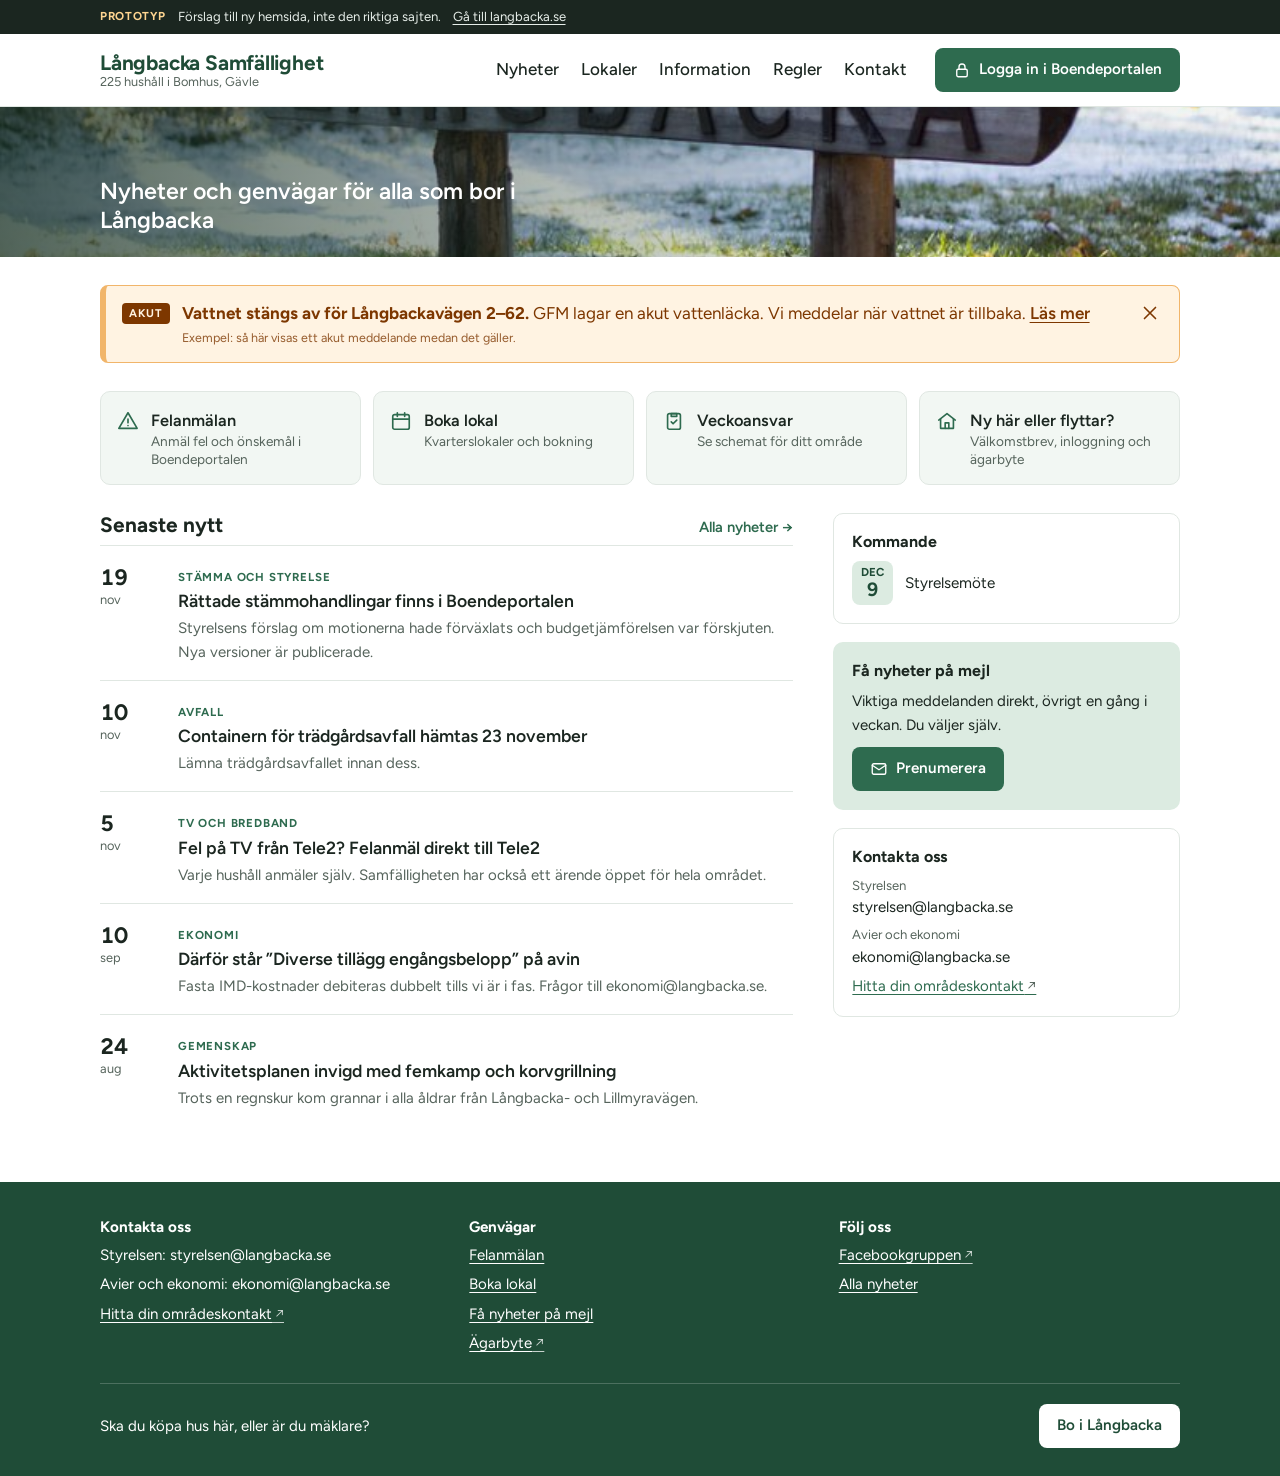
<file: index.html>
<!doctype html>
<html lang="sv">
<head>
<meta charset="utf-8">
<meta name="viewport" content="width=device-width, initial-scale=1">
<meta name="robots" content="noindex, nofollow">
<title>Långbacka Samfällighet (prototyp)</title>
<link rel="preconnect" href="https://fonts.googleapis.com">
<link rel="preconnect" href="https://fonts.gstatic.com" crossorigin>
<link rel="stylesheet" href="https://fonts.googleapis.com/css2?family=Figtree:wght@400;500;600;700&display=swap">
<link rel="icon" href="favicon.svg" type="image/svg+xml">
<link rel="stylesheet" href="site.css">
<script src="site.js" defer></script>
</head>
<body data-page="home">
<div class="band"><div class="wrap"><p>Nyheter och genvägar för alla som bor i Långbacka</p></div></div>
<main id="main"><div class="wrap stack">
  <h1 class="sr-only">Långbacka Samfällighet</h1>
  <div id="alert-slot"></div>

  <nav class="tiles" aria-label="Genvägar">
    <a class="tile" href="portal.html?till=felanmalan"><svg class="ico" viewBox="0 0 24 24" aria-hidden="true"><path d="M12 3 2 20h20L12 3z"/><path d="M12 10v4M12 17h.01"/></svg><span><b>Felanmälan</b><small>Anmäl fel och önskemål i Boendeportalen</small></span></a>
    <a class="tile" href="lokaler.html"><svg class="ico" viewBox="0 0 24 24" aria-hidden="true"><rect x="3" y="5" width="18" height="16" rx="2"/><path d="M3 10h18M8 3v4M16 3v4"/></svg><span><b>Boka lokal</b><small>Kvarterslokaler och bokning</small></span></a>
    <a class="tile" href="https://www.langbacka.se/veckoansvar/"><svg class="ico" viewBox="0 0 24 24" aria-hidden="true"><rect x="5" y="4" width="14" height="17" rx="2"/><path d="M9 4h6v3H9zM9 13l2 2 4-4"/></svg><span><b>Veckoansvar</b><small>Se schemat för ditt område</small></span></a>
    <a class="tile" href="ny-har.html"><svg class="ico" viewBox="0 0 24 24" aria-hidden="true"><path d="M3 11 12 4l9 7"/><path d="M5 10v10h14V10"/><path d="M10 20v-6h4v6"/></svg><span><b>Ny här eller flyttar?</b><small>Välkomstbrev, inloggning och ägarbyte</small></span></a>
  </nav>

  <div class="cols">
    <section aria-labelledby="latest-h">
      <div class="sec-h"><h2 id="latest-h">Senaste nytt</h2><a href="nyheter.html">Alla nyheter →</a></div>
      <ul class="news" id="latest"></ul>
    </section>
    <aside class="aside">
      <div class="card">
        <h2>Kommande</h2>
        <div id="events"></div>
      </div>
      <div class="card soft">
        <h2>Få nyheter på mejl</h2>
        <p>Viktiga meddelanden direkt, övrigt en gång i veckan. Du väljer själv.</p>
        <a class="btn" href="prenumerera.html" style="justify-self:start"><svg class="ico" viewBox="0 0 24 24" aria-hidden="true"><rect x="3" y="5" width="18" height="14" rx="2"/><path d="m3 7 9 6 9-6"/></svg>Prenumerera</a>
      </div>
      <div class="card">
        <h2>Kontakta oss</h2>
        <div class="contact">
          <p><span>Styrelsen</span>styrelsen@langbacka.se</p>
          <p><span>Avier och ekonomi</span>ekonomi@langbacka.se</p>
          <a href="https://www.langbacka.se/omradeskontakter/" class="ext">Hitta din områdeskontakt</a>
        </div>
      </div>
    </aside>
  </div>
</div></main>
</body>
</html>
</file>
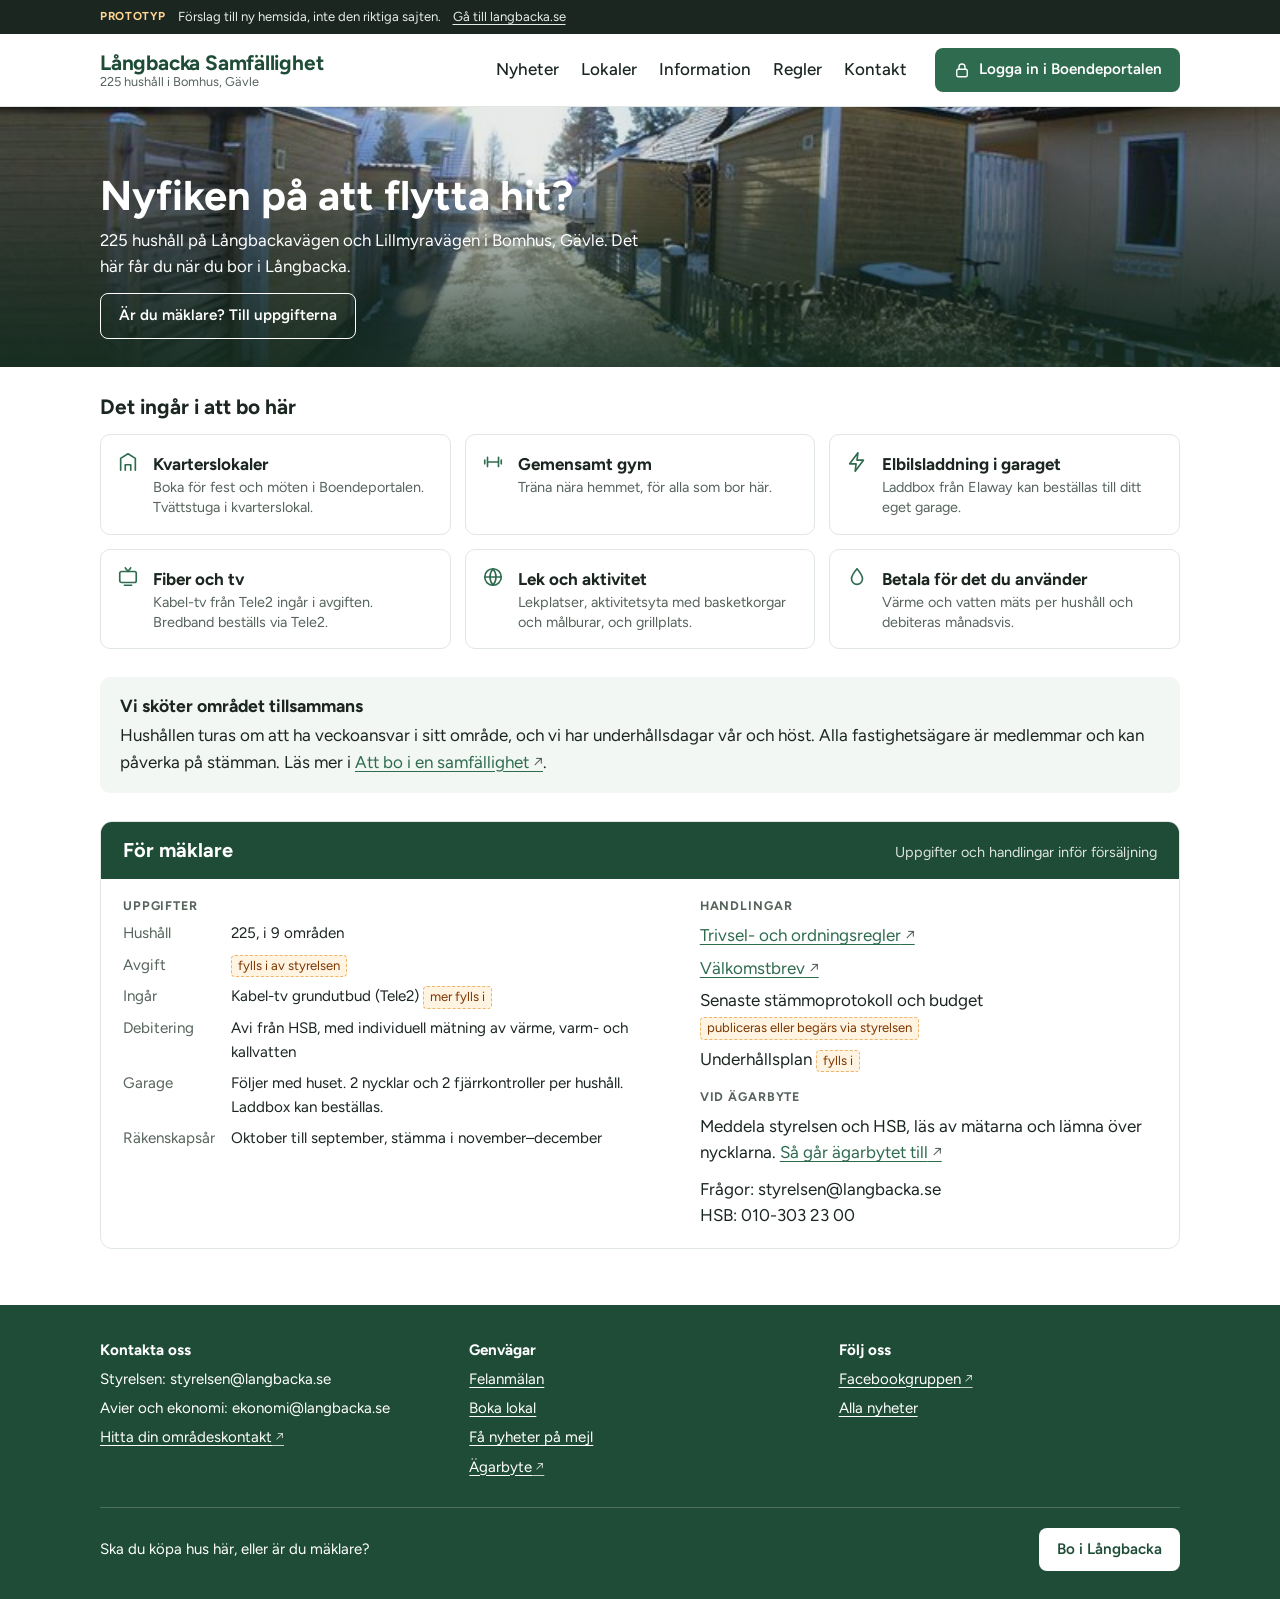
<file: bo-i-langbacka.html>
<!doctype html>
<html lang="sv">
<head>
<meta charset="utf-8">
<meta name="viewport" content="width=device-width, initial-scale=1">
<meta name="robots" content="noindex, nofollow">
<title>Bo i Långbacka – Långbacka Samfällighet (prototyp)</title>
<link rel="preconnect" href="https://fonts.googleapis.com">
<link rel="preconnect" href="https://fonts.gstatic.com" crossorigin>
<link rel="stylesheet" href="https://fonts.googleapis.com/css2?family=Figtree:wght@400;500;600;700&display=swap">
<link rel="icon" href="favicon.svg" type="image/svg+xml">
<link rel="stylesheet" href="site.css">
<script src="site.js" defer></script>
</head>
<body data-page="bo">
<div class="hero2"><div class="wrap">
  <h1>Nyfiken på att flytta hit?</h1>
  <p>225 hushåll på Långbackavägen och Lillmyravägen i Bomhus, Gävle. Det här får du när du bor i Långbacka.</p>
  <a class="btn ghost" href="#maklare" style="justify-self:start;color:#fff;border-color:#fff;margin-top:8px">Är du mäklare? Till uppgifterna</a>
</div></div>
<main id="main"><div class="wrap stack">

  <section aria-labelledby="perks-h" class="stack" style="gap:14px">
    <h2 id="perks-h" style="font-size:1.3rem">Det ingår i att bo här</h2>
    <div class="grid3">
      <div class="feat"><svg class="ico" viewBox="0 0 24 24" aria-hidden="true"><path d="M4 21V8l8-5 8 5v13"/><path d="M9 21v-6h6v6"/></svg><span><b>Kvarterslokaler</b><small>Boka för fest och möten i Boendeportalen. Tvättstuga i kvarterslokal.</small></span></div>
      <div class="feat"><svg class="ico" viewBox="0 0 24 24" aria-hidden="true"><path d="M6 7v10M18 7v10M3 10v4M21 10v4M6 12h12"/></svg><span><b>Gemensamt gym</b><small>Träna nära hemmet, för alla som bor här.</small></span></div>
      <div class="feat"><svg class="ico" viewBox="0 0 24 24" aria-hidden="true"><path d="M13 2 4 14h7l-1 8 9-12h-7z"/></svg><span><b>Elbilsladdning i garaget</b><small>Laddbox från Elaway kan beställas till ditt eget garage.</small></span></div>
      <div class="feat"><svg class="ico" viewBox="0 0 24 24" aria-hidden="true"><rect x="3" y="6" width="18" height="12" rx="2"/><path d="M8 21h8M9 2l3 4 3-4"/></svg><span><b>Fiber och tv</b><small>Kabel-tv från Tele2 ingår i avgiften. Bredband beställs via Tele2.</small></span></div>
      <div class="feat"><svg class="ico" viewBox="0 0 24 24" aria-hidden="true"><circle cx="12" cy="12" r="9"/><path d="M3 12h18M12 3a14 14 0 0 1 0 18M12 3a14 14 0 0 0 0 18"/></svg><span><b>Lek och aktivitet</b><small>Lekplatser, aktivitetsyta med basketkorgar och målburar, och grillplats.</small></span></div>
      <div class="feat"><svg class="ico" viewBox="0 0 24 24" aria-hidden="true"><path d="M12 3s6 7 6 11a6 6 0 0 1-12 0c0-4 6-11 6-11z"/></svg><span><b>Betala för det du använder</b><small>Värme och vatten mäts per hushåll och debiteras månadsvis.</small></span></div>
    </div>
  </section>

  <div class="together">
    <h2 style="font-size:1.1rem">Vi sköter området tillsammans</h2>
    <p>Hushållen turas om att ha veckoansvar i sitt område, och vi har underhållsdagar vår och höst. Alla fastighetsägare är medlemmar och kan påverka på stämman. Läs mer i <a href="https://www.langbacka.se/att-bo-i-en-samfallighet/" class="ext">Att bo i en samfällighet</a>.</p>
  </div>

  <section class="broker" id="maklare" aria-labelledby="broker-h">
    <div class="broker-head"><h2 id="broker-h">För mäklare</h2><span>Uppgifter och handlingar inför försäljning</span></div>
    <div class="broker-body">
      <div>
        <h3>Uppgifter</h3>
        <dl class="facts">
          <dt>Hushåll</dt><dd>225, i 9 områden</dd>
          <dt>Avgift</dt><dd><span class="tbd">fylls i av styrelsen</span></dd>
          <dt>Ingår</dt><dd>Kabel-tv grundutbud (Tele2) <span class="tbd">mer fylls i</span></dd>
          <dt>Debitering</dt><dd>Avi från HSB, med individuell mätning av värme, varm- och kallvatten</dd>
          <dt>Garage</dt><dd>Följer med huset. 2 nycklar och 2 fjärrkontroller per hushåll. Laddbox kan beställas.</dd>
          <dt>Räkenskapsår</dt><dd>Oktober till september, stämma i november–december</dd>
        </dl>
      </div>
      <div>
        <h3>Handlingar</h3>
        <ul class="docs">
          <li><a href="https://www.langbacka.se/trivsel-och-ordningsregler/" class="ext">Trivsel- och ordningsregler</a></li>
          <li><a href="https://www.langbacka.se/download/13/trivsel-ordningsregler/557/valkomstbrev-2023" class="ext">Välkomstbrev</a></li>
          <li>Senaste stämmoprotokoll och budget <span class="tbd">publiceras eller begärs via styrelsen</span></li>
          <li>Underhållsplan <span class="tbd">fylls i</span></li>
        </ul>
        <h3>Vid ägarbyte</h3>
        <p>Meddela styrelsen och HSB, läs av mätarna och lämna över nycklarna. <a href="https://www.langbacka.se/agarbyte/" class="ext">Så går ägarbytet till</a></p>
        <p style="margin-top:10px">Frågor: styrelsen@langbacka.se<br>HSB: 010-303 23 00</p>
      </div>
    </div>
  </section>
</div></main>
</body>
</html>
</file>
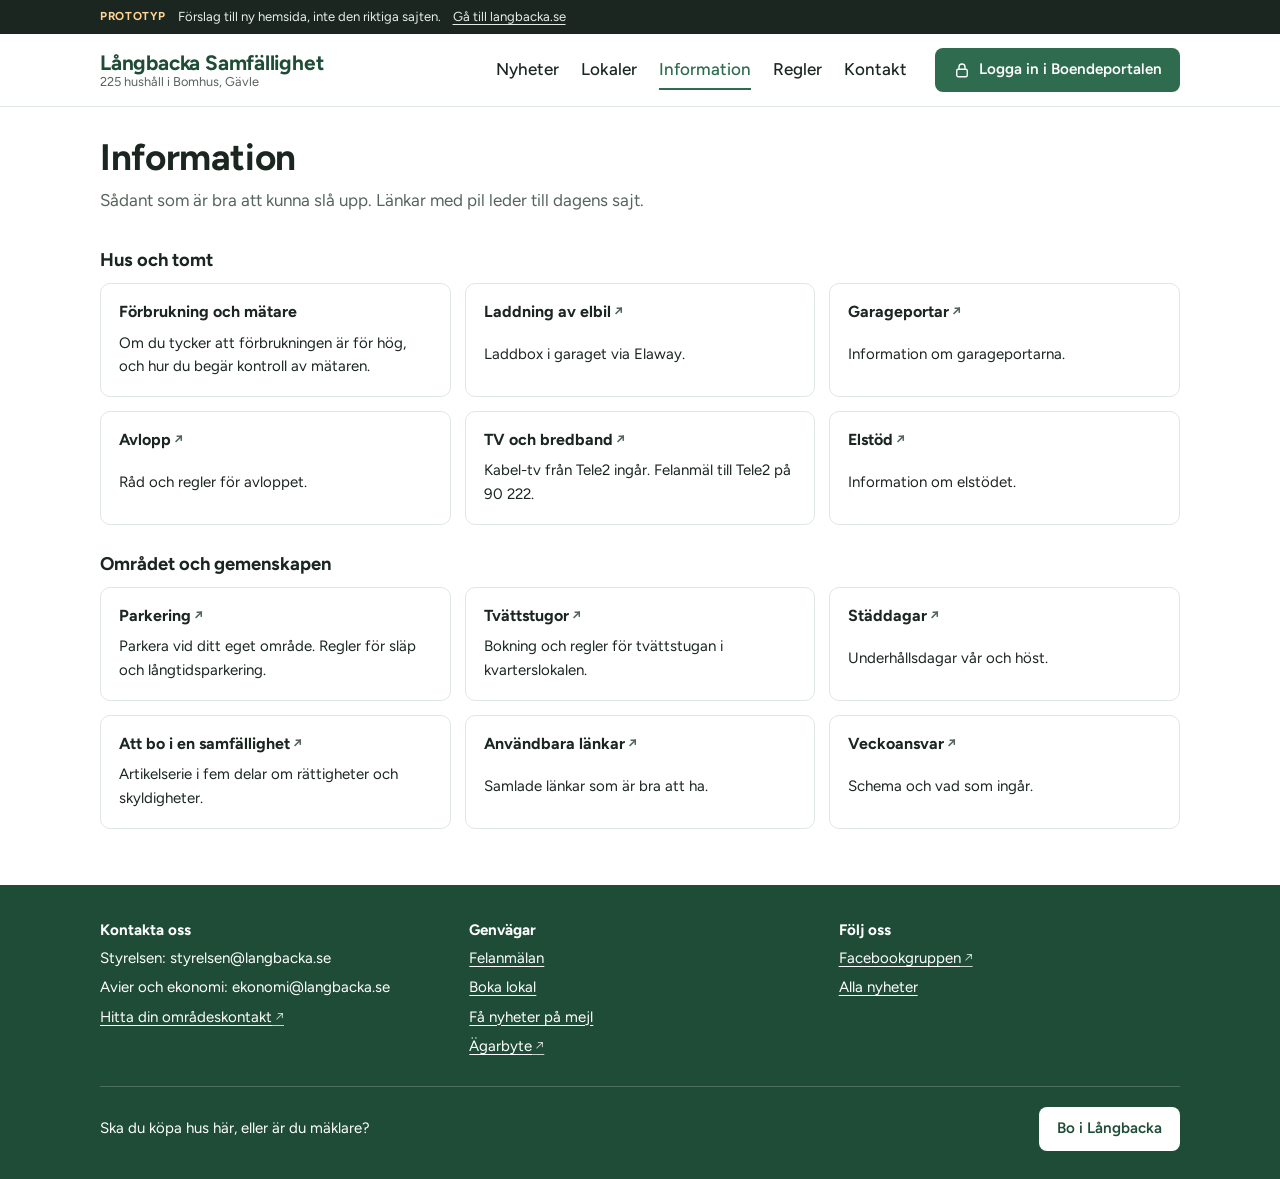
<file: information.html>
<!doctype html>
<html lang="sv">
<head>
<meta charset="utf-8">
<meta name="viewport" content="width=device-width, initial-scale=1">
<meta name="robots" content="noindex, nofollow">
<title>Information – Långbacka Samfällighet (prototyp)</title>
<link rel="preconnect" href="https://fonts.googleapis.com">
<link rel="preconnect" href="https://fonts.gstatic.com" crossorigin>
<link rel="stylesheet" href="https://fonts.googleapis.com/css2?family=Figtree:wght@400;500;600;700&display=swap">
<link rel="icon" href="favicon.svg" type="image/svg+xml">
<link rel="stylesheet" href="site.css">
<script src="site.js" defer></script>
</head>
<body data-page="information">
<main id="main"><div class="wrap stack">
  <div class="page-title">
    <h1>Information</h1>
    <p>Sådant som är bra att kunna slå upp. Länkar med pil leder till dagens sajt.</p>
  </div>

  <section class="stack" style="gap:12px" aria-labelledby="home-h">
    <h2 id="home-h" style="font-size:1.15rem">Hus och tomt</h2>
    <div class="grid3">
      <a class="card" href="matare.html"><h3>Förbrukning och mätare</h3><p>Om du tycker att förbrukningen är för hög, och hur du begär kontroll av mätaren.</p></a>
      <a class="card" href="https://www.langbacka.se/laddning-av-elbilar/"><h3 class="ext">Laddning av elbil</h3><p>Laddbox i garaget via Elaway.</p></a>
      <a class="card" href="https://www.langbacka.se/garageportar/"><h3 class="ext">Garageportar</h3><p>Information om garageportarna.</p></a>
      <a class="card" href="https://www.langbacka.se/avlopp/"><h3 class="ext">Avlopp</h3><p>Råd och regler för avloppet.</p></a>
      <a class="card" href="https://www.langbacka.se/tv-bredband/"><h3 class="ext">TV och bredband</h3><p>Kabel-tv från Tele2 ingår. Felanmäl till Tele2 på 90 222.</p></a>
      <a class="card" href="https://www.langbacka.se/elstod/"><h3 class="ext">Elstöd</h3><p>Information om elstödet.</p></a>
    </div>
  </section>

  <section class="stack" style="gap:12px" aria-labelledby="area-h">
    <h2 id="area-h" style="font-size:1.15rem">Området och gemenskapen</h2>
    <div class="grid3">
      <a class="card" href="https://www.langbacka.se/parkering/"><h3 class="ext">Parkering</h3><p>Parkera vid ditt eget område. Regler för släp och långtidsparkering.</p></a>
      <a class="card" href="https://www.langbacka.se/tvattstugor/"><h3 class="ext">Tvättstugor</h3><p>Bokning och regler för tvättstugan i kvarterslokalen.</p></a>
      <a class="card" href="https://www.langbacka.se/staddagar/"><h3 class="ext">Städdagar</h3><p>Underhållsdagar vår och höst.</p></a>
      <a class="card" href="https://www.langbacka.se/att-bo-i-en-samfallighet/"><h3 class="ext">Att bo i en samfällighet</h3><p>Artikelserie i fem delar om rättigheter och skyldigheter.</p></a>
      <a class="card" href="https://www.langbacka.se/anvandbara-lankar/"><h3 class="ext">Användbara länkar</h3><p>Samlade länkar som är bra att ha.</p></a>
      <a class="card" href="https://www.langbacka.se/veckoansvar/"><h3 class="ext">Veckoansvar</h3><p>Schema och vad som ingår.</p></a>
    </div>
  </section>
</div></main>
</body>
</html>
</file>
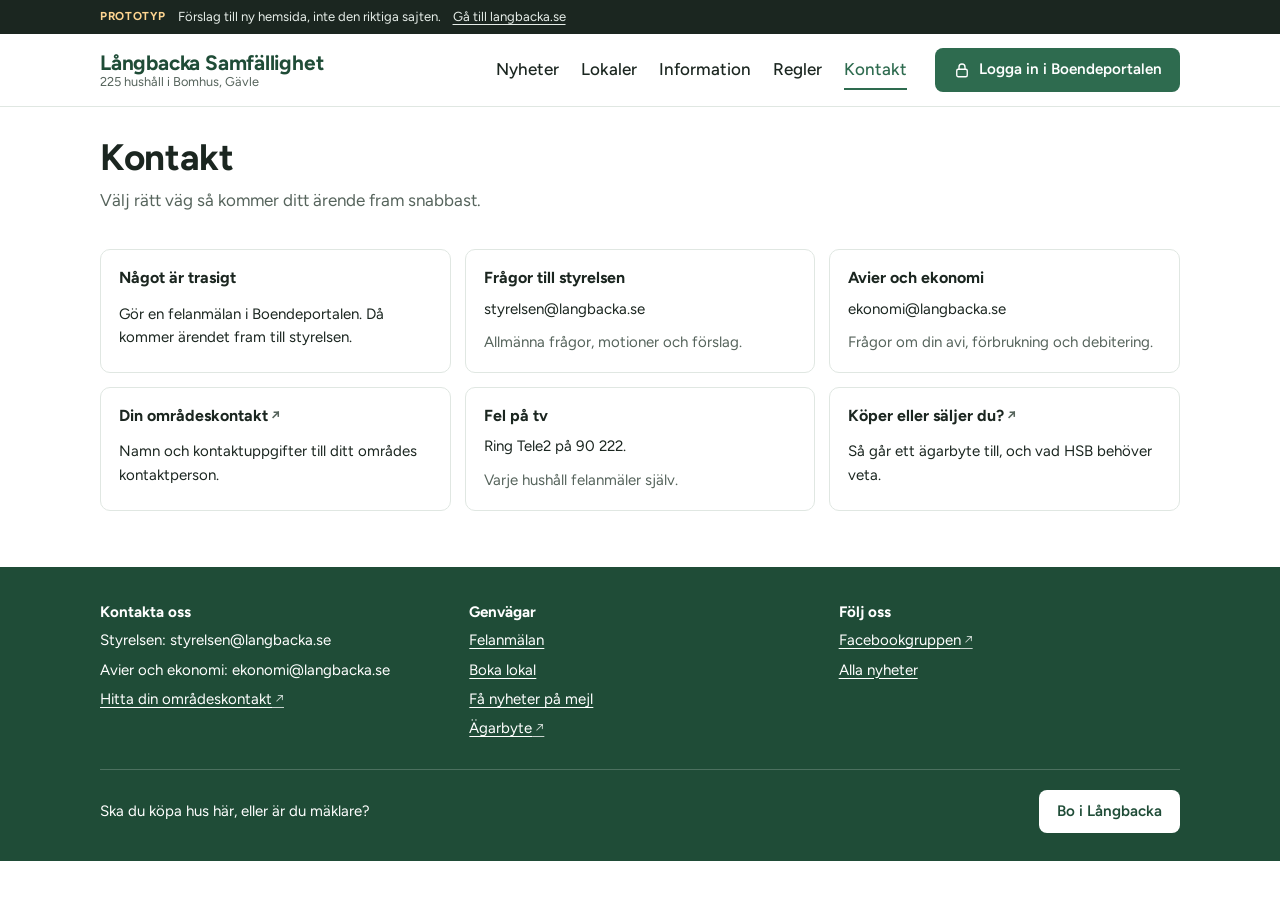
<file: kontakt.html>
<!doctype html>
<html lang="sv">
<head>
<meta charset="utf-8">
<meta name="viewport" content="width=device-width, initial-scale=1">
<meta name="robots" content="noindex, nofollow">
<title>Kontakt – Långbacka Samfällighet (prototyp)</title>
<link rel="preconnect" href="https://fonts.googleapis.com">
<link rel="preconnect" href="https://fonts.gstatic.com" crossorigin>
<link rel="stylesheet" href="https://fonts.googleapis.com/css2?family=Figtree:wght@400;500;600;700&display=swap">
<link rel="icon" href="favicon.svg" type="image/svg+xml">
<link rel="stylesheet" href="site.css">
<script src="site.js" defer></script>
</head>
<body data-page="kontakt">
<main id="main"><div class="wrap stack">
  <div class="page-title">
    <h1>Kontakt</h1>
    <p>Välj rätt väg så kommer ditt ärende fram snabbast.</p>
  </div>
  <div class="grid3">
    <a class="card" href="portal.html?till=felanmalan"><h2>Något är trasigt</h2><p>Gör en felanmälan i Boendeportalen. Då kommer ärendet fram till styrelsen.</p></a>
    <div class="card"><h2>Frågor till styrelsen</h2><p>styrelsen@langbacka.se</p><p class="fine">Allmänna frågor, motioner och förslag.</p></div>
    <div class="card"><h2>Avier och ekonomi</h2><p>ekonomi@langbacka.se</p><p class="fine">Frågor om din avi, förbrukning och debitering.</p></div>
    <a class="card" href="https://www.langbacka.se/omradeskontakter/"><h2 class="ext">Din områdeskontakt</h2><p>Namn och kontaktuppgifter till ditt områdes kontaktperson.</p></a>
    <div class="card"><h2>Fel på tv</h2><p>Ring Tele2 på 90 222.</p><p class="fine">Varje hushåll felanmäler själv.</p></div>
    <a class="card" href="https://www.langbacka.se/agarbyte/"><h2 class="ext">Köper eller säljer du?</h2><p>Så går ett ägarbyte till, och vad HSB behöver veta.</p></a>
  </div>
</div></main>
</body>
</html>
</file>
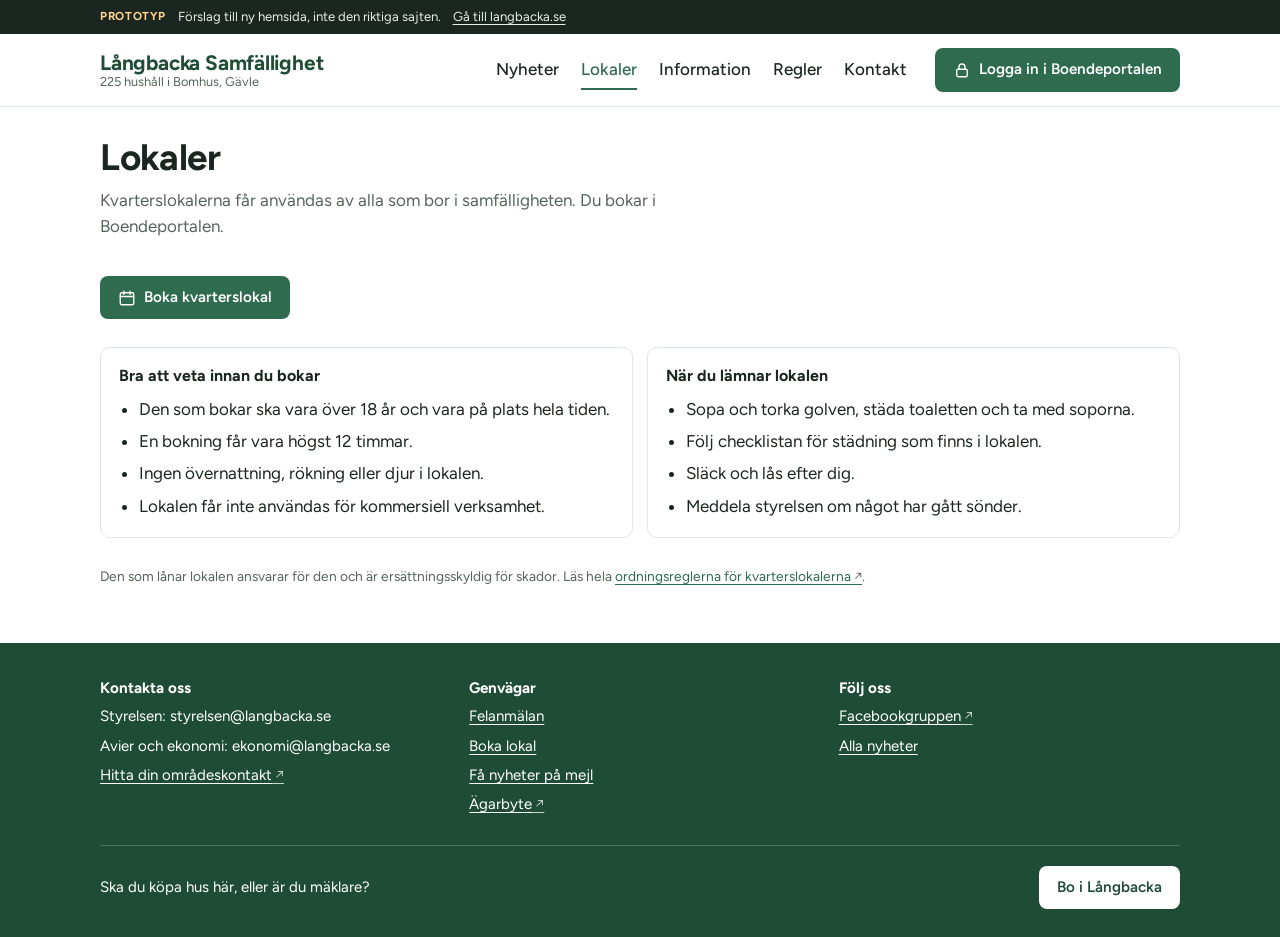
<file: lokaler.html>
<!doctype html>
<html lang="sv">
<head>
<meta charset="utf-8">
<meta name="viewport" content="width=device-width, initial-scale=1">
<meta name="robots" content="noindex, nofollow">
<title>Lokaler – Långbacka Samfällighet (prototyp)</title>
<link rel="preconnect" href="https://fonts.googleapis.com">
<link rel="preconnect" href="https://fonts.gstatic.com" crossorigin>
<link rel="stylesheet" href="https://fonts.googleapis.com/css2?family=Figtree:wght@400;500;600;700&display=swap">
<link rel="icon" href="favicon.svg" type="image/svg+xml">
<link rel="stylesheet" href="site.css">
<script src="site.js" defer></script>
</head>
<body data-page="lokaler">
<main id="main"><div class="wrap stack">
  <div class="page-title">
    <h1>Lokaler</h1>
    <p>Kvarterslokalerna får användas av alla som bor i samfälligheten. Du bokar i Boendeportalen.</p>
  </div>
  <a class="btn" href="portal.html?till=boka" style="justify-self:start"><svg class="ico" viewBox="0 0 24 24" aria-hidden="true"><rect x="3" y="5" width="18" height="16" rx="2"/><path d="M3 10h18M8 3v4M16 3v4"/></svg>Boka kvarterslokal</a>

  <div class="grid2">
    <div class="card">
      <h2>Bra att veta innan du bokar</h2>
      <ul style="margin:0;padding-left:20px;display:grid;gap:6px">
        <li>Den som bokar ska vara över 18 år och vara på plats hela tiden.</li>
        <li>En bokning får vara högst 12 timmar.</li>
        <li>Ingen övernattning, rökning eller djur i lokalen.</li>
        <li>Lokalen får inte användas för kommersiell verksamhet.</li>
      </ul>
    </div>
    <div class="card">
      <h2>När du lämnar lokalen</h2>
      <ul style="margin:0;padding-left:20px;display:grid;gap:6px">
        <li>Sopa och torka golven, städa toaletten och ta med soporna.</li>
        <li>Följ checklistan för städning som finns i lokalen.</li>
        <li>Släck och lås efter dig.</li>
        <li>Meddela styrelsen om något har gått sönder.</li>
      </ul>
    </div>
  </div>
  <p class="fine">Den som lånar lokalen ansvarar för den och är ersättningsskyldig för skador. Läs hela <a href="https://www.langbacka.se/lokaler/" class="ext">ordningsreglerna för kvarterslokalerna</a>.</p>
</div></main>
</body>
</html>
</file>
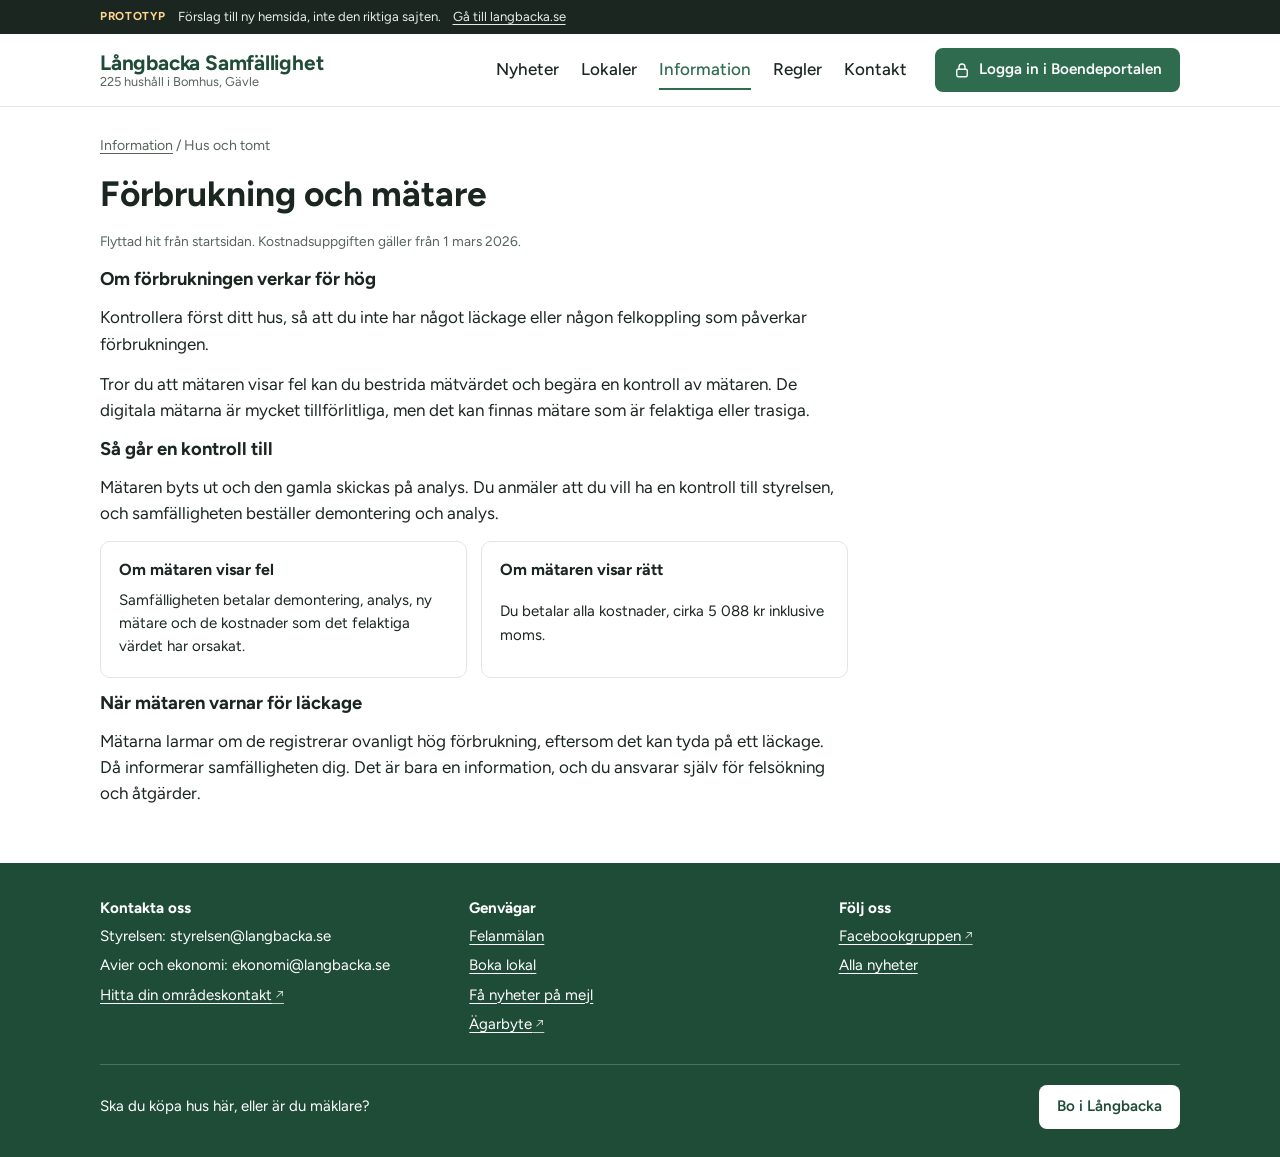
<file: matare.html>
<!doctype html>
<html lang="sv">
<head>
<meta charset="utf-8">
<meta name="viewport" content="width=device-width, initial-scale=1">
<meta name="robots" content="noindex, nofollow">
<title>Förbrukning och mätare – Långbacka Samfällighet (prototyp)</title>
<link rel="preconnect" href="https://fonts.googleapis.com">
<link rel="preconnect" href="https://fonts.gstatic.com" crossorigin>
<link rel="stylesheet" href="https://fonts.googleapis.com/css2?family=Figtree:wght@400;500;600;700&display=swap">
<link rel="icon" href="favicon.svg" type="image/svg+xml">
<link rel="stylesheet" href="site.css">
<script src="site.js" defer></script>
</head>
<body data-page="information">
<main id="main"><div class="wrap">
  <article class="article">
    <p class="crumbs"><a href="information.html">Information</a> / Hus och tomt</p>
    <h1>Förbrukning och mätare</h1>
    <p class="fine">Flyttad hit från startsidan. Kostnadsuppgiften gäller från 1 mars 2026.</p>
    <div class="body">
      <h2 style="font-size:1.15rem">Om förbrukningen verkar för hög</h2>
      <p>Kontrollera först ditt hus, så att du inte har något läckage eller någon felkoppling som påverkar förbrukningen.</p>
      <p>Tror du att mätaren visar fel kan du bestrida mätvärdet och begära en kontroll av mätaren. De digitala mätarna är mycket tillförlitliga, men det kan finnas mätare som är felaktiga eller trasiga.</p>
      <h2 style="font-size:1.15rem">Så går en kontroll till</h2>
      <p>Mätaren byts ut och den gamla skickas på analys. Du anmäler att du vill ha en kontroll till styrelsen, och samfälligheten beställer demontering och analys.</p>
      <div class="grid2">
        <div class="card"><h3>Om mätaren visar fel</h3><p>Samfälligheten betalar demontering, analys, ny mätare och de kostnader som det felaktiga värdet har orsakat.</p></div>
        <div class="card"><h3>Om mätaren visar rätt</h3><p>Du betalar alla kostnader, cirka 5 088 kr inklusive moms.</p></div>
      </div>
      <h2 style="font-size:1.15rem">När mätaren varnar för läckage</h2>
      <p>Mätarna larmar om de registrerar ovanligt hög förbrukning, eftersom det kan tyda på ett läckage. Då informerar samfälligheten dig. Det är bara en information, och du ansvarar själv för felsökning och åtgärder.</p>
    </div>
  </article>
</div></main>
</body>
</html>
</file>
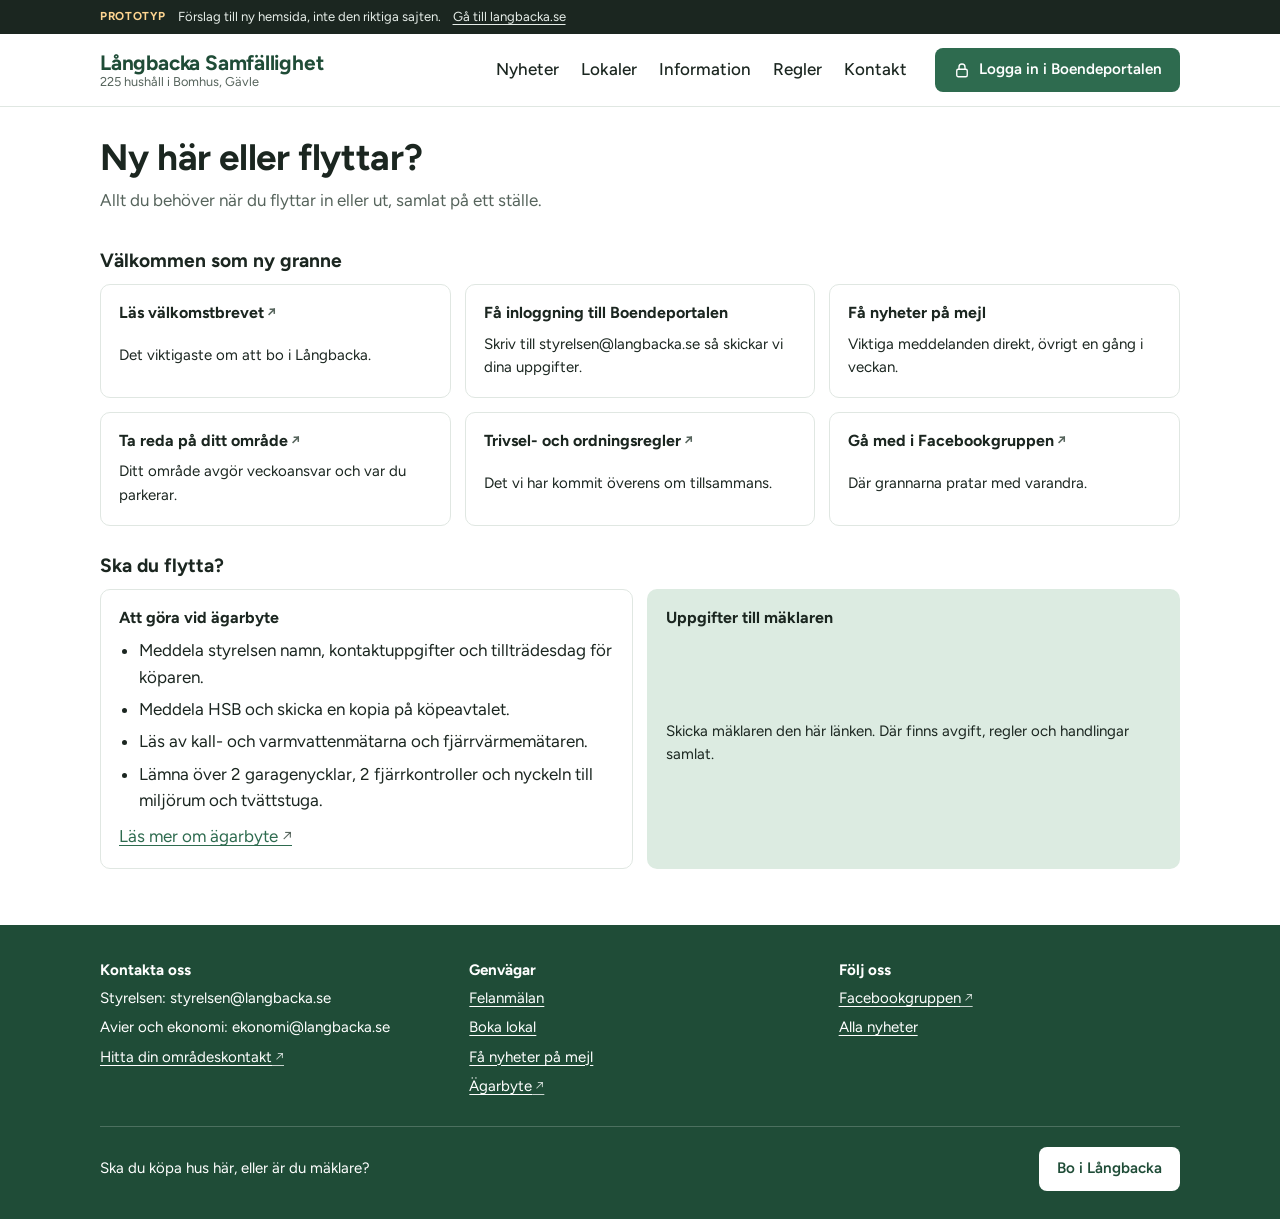
<file: ny-har.html>
<!doctype html>
<html lang="sv">
<head>
<meta charset="utf-8">
<meta name="viewport" content="width=device-width, initial-scale=1">
<meta name="robots" content="noindex, nofollow">
<title>Ny här eller flyttar? – Långbacka Samfällighet (prototyp)</title>
<link rel="preconnect" href="https://fonts.googleapis.com">
<link rel="preconnect" href="https://fonts.gstatic.com" crossorigin>
<link rel="stylesheet" href="https://fonts.googleapis.com/css2?family=Figtree:wght@400;500;600;700&display=swap">
<link rel="icon" href="favicon.svg" type="image/svg+xml">
<link rel="stylesheet" href="site.css">
<script src="site.js" defer></script>
</head>
<body data-page="ny">
<main id="main"><div class="wrap stack">
  <div class="page-title">
    <h1>Ny här eller flyttar?</h1>
    <p>Allt du behöver när du flyttar in eller ut, samlat på ett ställe.</p>
  </div>

  <section class="stack" style="gap:12px" aria-labelledby="in-h">
    <h2 id="in-h" style="font-size:1.2rem">Välkommen som ny granne</h2>
    <div class="grid3">
      <a class="card" href="https://www.langbacka.se/download/13/trivsel-ordningsregler/557/valkomstbrev-2023"><h3 class="ext">Läs välkomstbrevet</h3><p>Det viktigaste om att bo i Långbacka.</p></a>
      <div class="card"><h3>Få inloggning till Boendeportalen</h3><p>Skriv till styrelsen@langbacka.se så skickar vi dina uppgifter.</p></div>
      <a class="card" href="prenumerera.html"><h3>Få nyheter på mejl</h3><p>Viktiga meddelanden direkt, övrigt en gång i veckan.</p></a>
      <a class="card" href="https://www.langbacka.se/veckoansvar/"><h3 class="ext">Ta reda på ditt område</h3><p>Ditt område avgör veckoansvar och var du parkerar.</p></a>
      <a class="card" href="https://www.langbacka.se/trivsel-och-ordningsregler/"><h3 class="ext">Trivsel- och ordningsregler</h3><p>Det vi har kommit överens om tillsammans.</p></a>
      <a class="card" href="https://www.facebook.com/groups/langbacka/"><h3 class="ext">Gå med i Facebookgruppen</h3><p>Där grannarna pratar med varandra.</p></a>
    </div>
  </section>

  <section class="stack" style="gap:12px" aria-labelledby="out-h">
    <h2 id="out-h" style="font-size:1.2rem">Ska du flytta?</h2>
    <div class="grid2">
      <div class="card">
        <h3>Att göra vid ägarbyte</h3>
        <ul style="margin:0;padding-left:20px;display:grid;gap:6px">
          <li>Meddela styrelsen namn, kontaktuppgifter och tillträdesdag för köparen.</li>
          <li>Meddela HSB och skicka en kopia på köpeavtalet.</li>
          <li>Läs av kall- och varmvattenmätarna och fjärrvärmemätaren.</li>
          <li>Lämna över 2 garagenycklar, 2 fjärrkontroller och nyckeln till miljörum och tvättstuga.</li>
        </ul>
        <a href="https://www.langbacka.se/agarbyte/" class="ext">Läs mer om ägarbyte</a>
      </div>
      <a class="card soft" href="bo-i-langbacka.html#maklare"><h3>Uppgifter till mäklaren</h3><p>Skicka mäklaren den här länken. Där finns avgift, regler och handlingar samlat.</p></a>
    </div>
  </section>
</div></main>
</body>
</html>
</file>
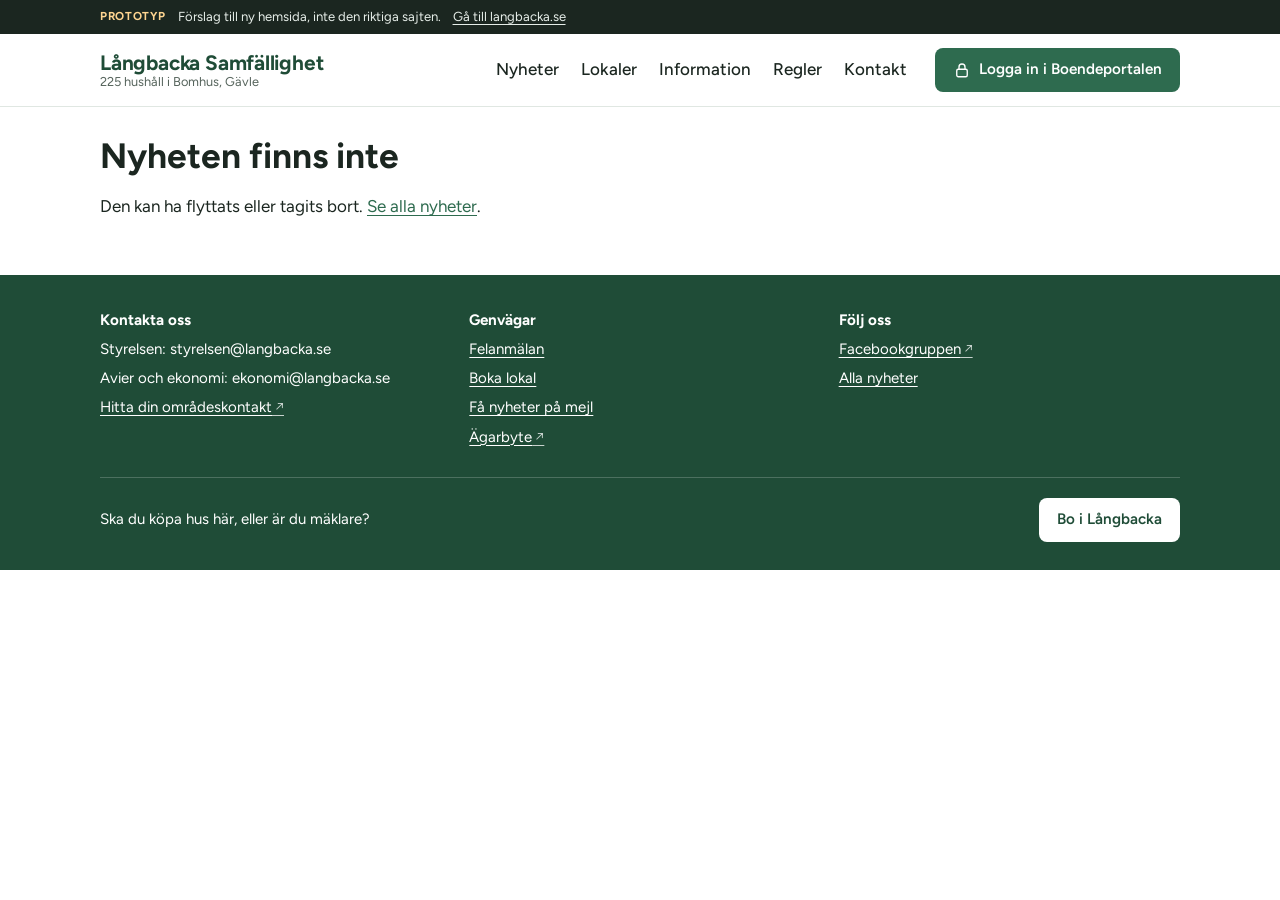
<file: nyhet.html>
<!doctype html>
<html lang="sv">
<head>
<meta charset="utf-8">
<meta name="viewport" content="width=device-width, initial-scale=1">
<meta name="robots" content="noindex, nofollow">
<title>Nyhet – Långbacka Samfällighet (prototyp)</title>
<link rel="preconnect" href="https://fonts.googleapis.com">
<link rel="preconnect" href="https://fonts.gstatic.com" crossorigin>
<link rel="stylesheet" href="https://fonts.googleapis.com/css2?family=Figtree:wght@400;500;600;700&display=swap">
<link rel="icon" href="favicon.svg" type="image/svg+xml">
<link rel="stylesheet" href="site.css">
<script src="site.js" defer></script>
</head>
<body data-page="nyhet">
<main id="main"><div class="wrap">
  <article class="article" id="article"></article>
</div></main>
</body>
</html>
</file>
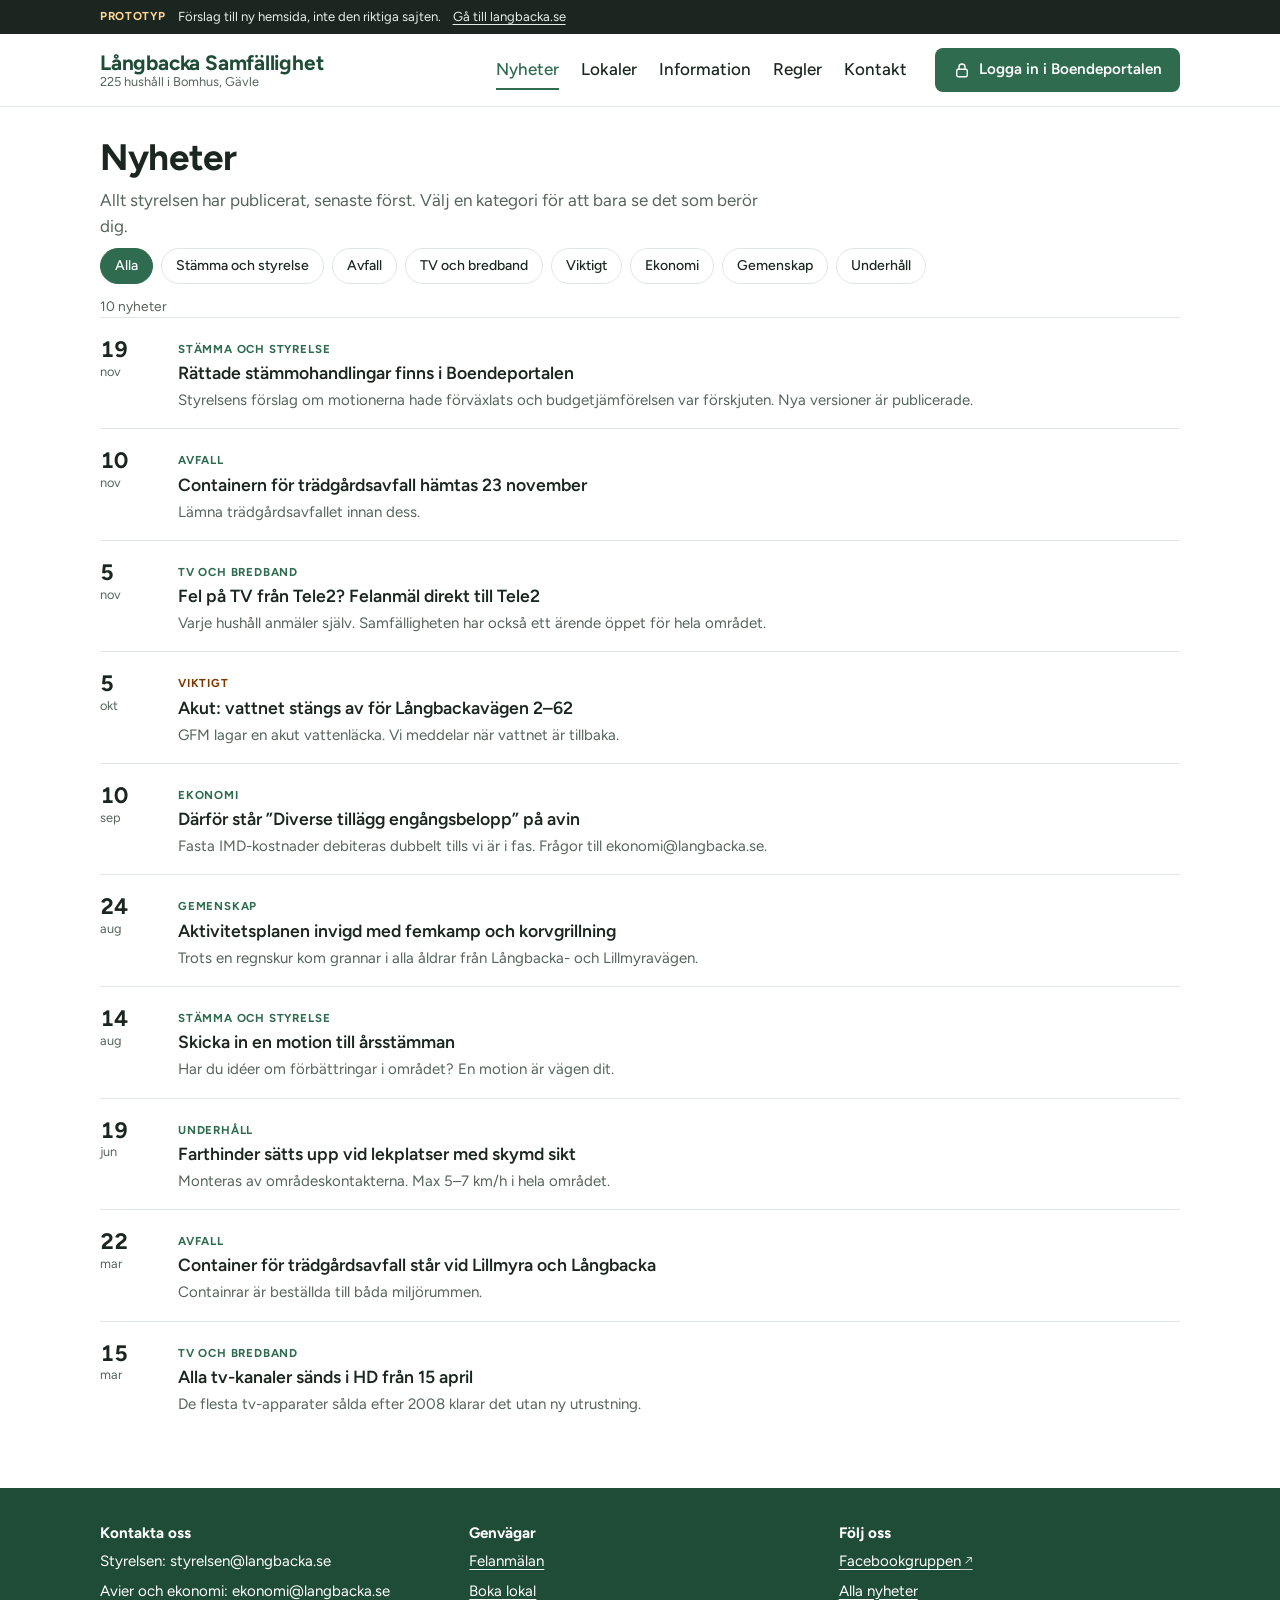
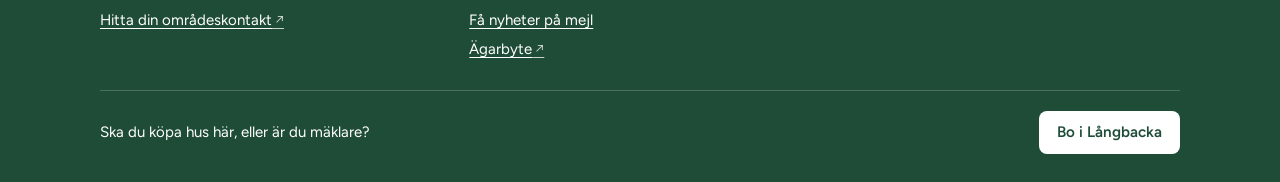
<file: nyheter.html>
<!doctype html>
<html lang="sv">
<head>
<meta charset="utf-8">
<meta name="viewport" content="width=device-width, initial-scale=1">
<meta name="robots" content="noindex, nofollow">
<title>Nyheter – Långbacka Samfällighet (prototyp)</title>
<link rel="preconnect" href="https://fonts.googleapis.com">
<link rel="preconnect" href="https://fonts.gstatic.com" crossorigin>
<link rel="stylesheet" href="https://fonts.googleapis.com/css2?family=Figtree:wght@400;500;600;700&display=swap">
<link rel="icon" href="favicon.svg" type="image/svg+xml">
<link rel="stylesheet" href="site.css">
<script src="site.js" defer></script>
</head>
<body data-page="nyheter">
<main id="main"><div class="wrap">
  <div class="page-title">
    <h1>Nyheter</h1>
    <p>Allt styrelsen har publicerat, senaste först. Välj en kategori för att bara se det som berör dig.</p>
  </div>
  <div class="filters" id="filters" role="group" aria-label="Filtrera på kategori"></div>
  <p class="fine" id="count" aria-live="polite"></p>
  <ul class="news" id="all-news"></ul>
</div></main>
</body>
</html>
</file>
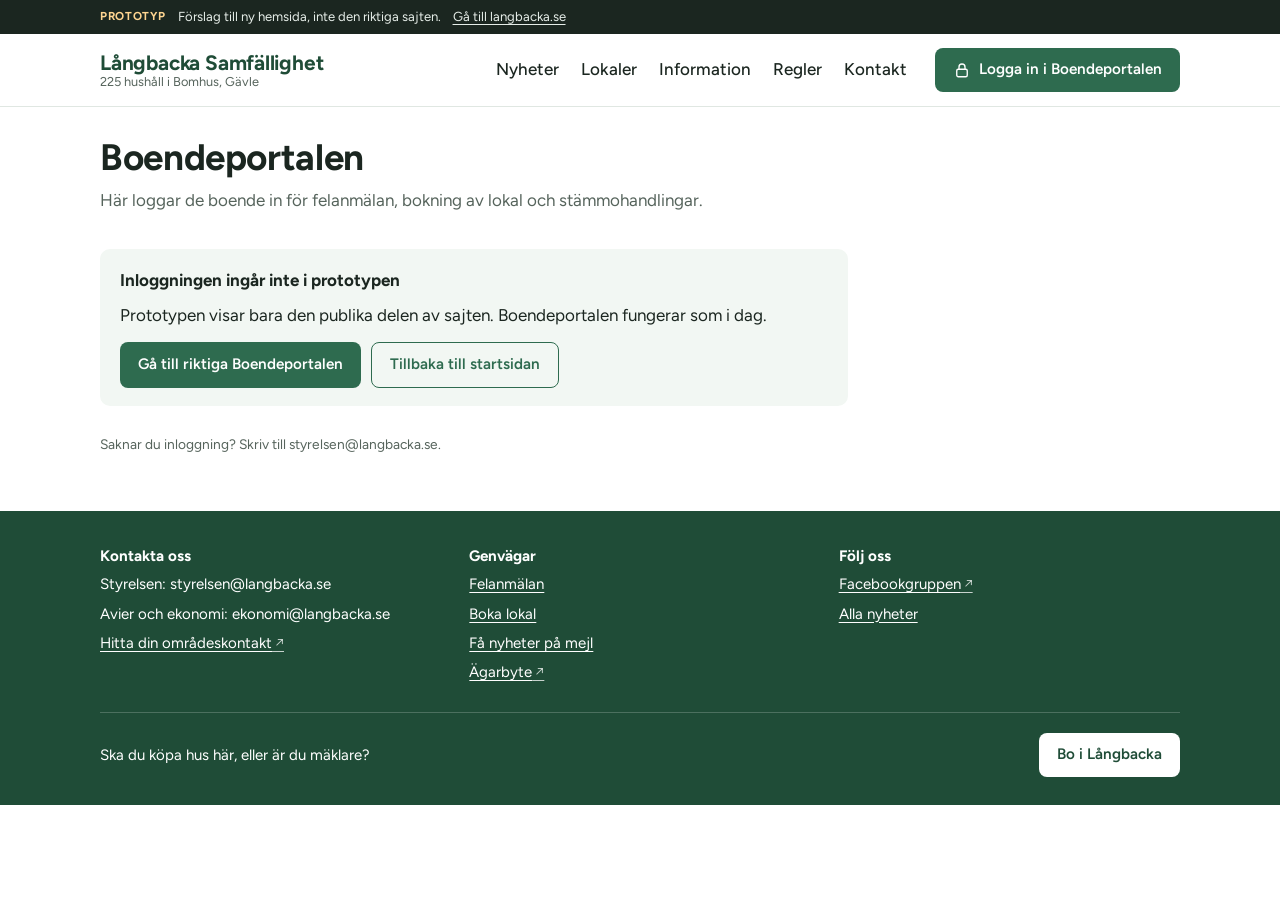
<file: portal.html>
<!doctype html>
<html lang="sv">
<head>
<meta charset="utf-8">
<meta name="viewport" content="width=device-width, initial-scale=1">
<meta name="robots" content="noindex, nofollow">
<title>Boendeportalen – Långbacka Samfällighet (prototyp)</title>
<link rel="preconnect" href="https://fonts.googleapis.com">
<link rel="preconnect" href="https://fonts.gstatic.com" crossorigin>
<link rel="stylesheet" href="https://fonts.googleapis.com/css2?family=Figtree:wght@400;500;600;700&display=swap">
<link rel="icon" href="favicon.svg" type="image/svg+xml">
<link rel="stylesheet" href="site.css">
<script src="site.js" defer></script>
</head>
<body data-page="portal">
<main id="main"><div class="wrap stack">
  <div class="page-title">
    <h1>Boendeportalen</h1>
    <p>Här loggar de boende in för felanmälan, bokning av lokal och stämmohandlingar.</p>
  </div>
  <div class="note-box">
    <b>Inloggningen ingår inte i prototypen</b>
    <p><span id="portal-target"></span>Prototypen visar bara den publika delen av sajten. Boendeportalen fungerar som i dag.</p>
    <div style="display:flex;flex-wrap:wrap;gap:10px;margin-top:6px">
      <a class="btn" href="https://www.langbacka.se/intranet/">Gå till riktiga Boendeportalen</a>
      <a class="btn ghost" href="index.html">Tillbaka till startsidan</a>
    </div>
  </div>
  <p class="fine">Saknar du inloggning? Skriv till styrelsen@langbacka.se.</p>
</div></main>
</body>
</html>
</file>
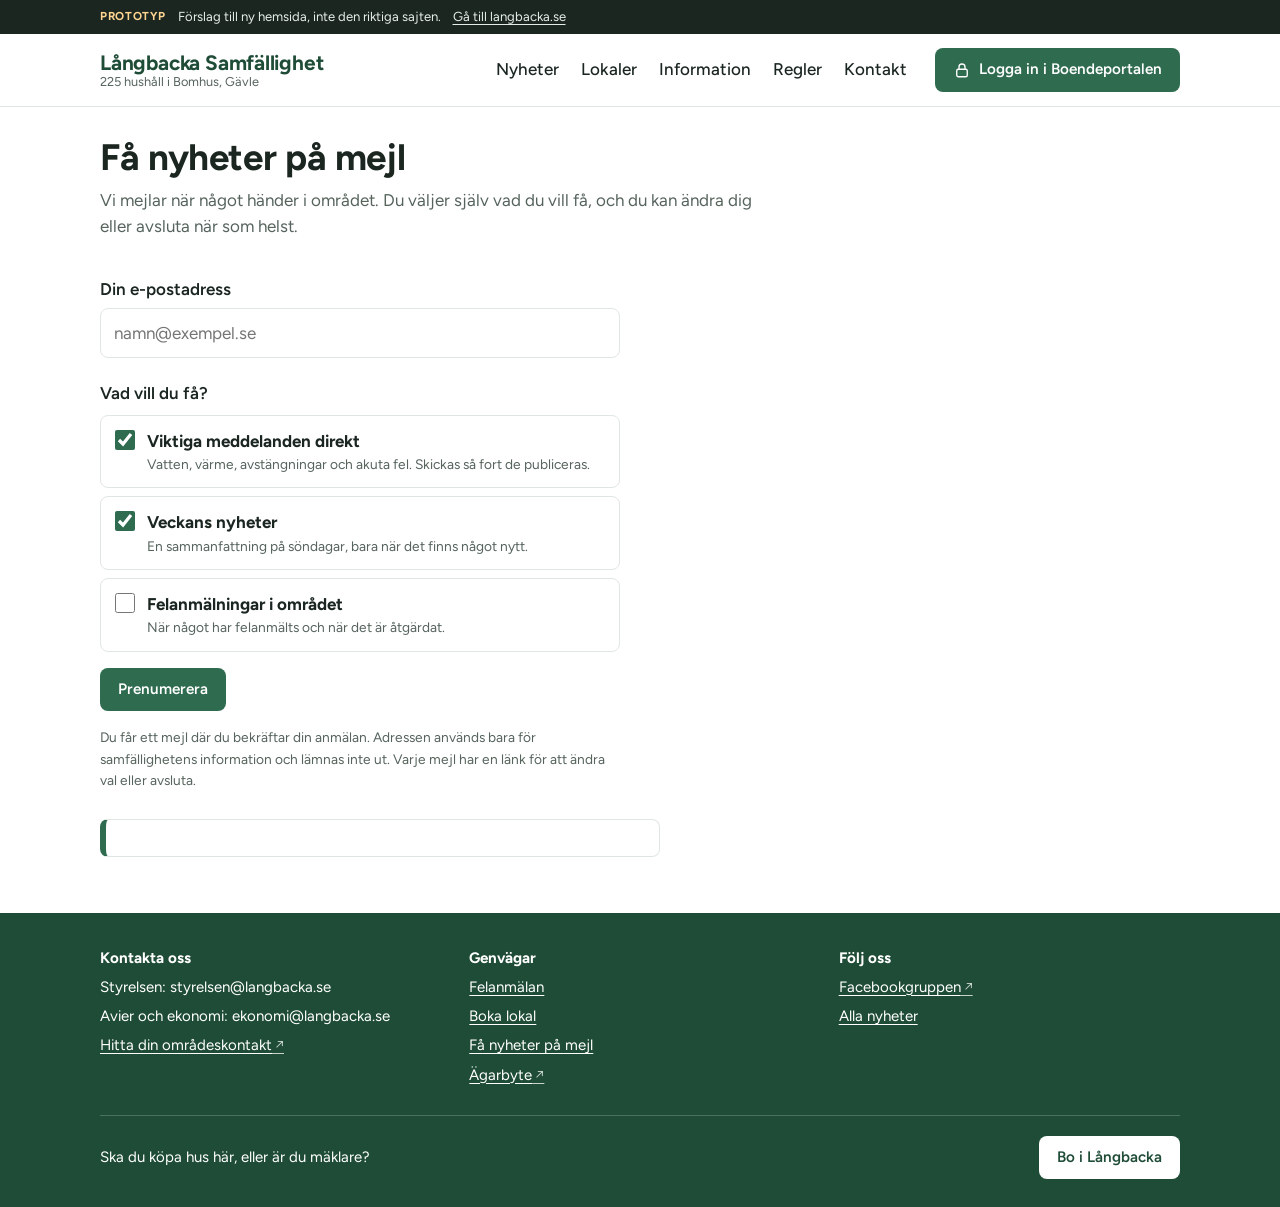
<file: prenumerera.html>
<!doctype html>
<html lang="sv">
<head>
<meta charset="utf-8">
<meta name="viewport" content="width=device-width, initial-scale=1">
<meta name="robots" content="noindex, nofollow">
<title>Få nyheter på mejl – Långbacka Samfällighet (prototyp)</title>
<link rel="preconnect" href="https://fonts.googleapis.com">
<link rel="preconnect" href="https://fonts.gstatic.com" crossorigin>
<link rel="stylesheet" href="https://fonts.googleapis.com/css2?family=Figtree:wght@400;500;600;700&display=swap">
<link rel="icon" href="favicon.svg" type="image/svg+xml">
<link rel="stylesheet" href="site.css">
<script src="site.js" defer></script>
</head>
<body data-page="prenumerera">
<main id="main"><div class="wrap stack">
  <div class="page-title">
    <h1>Få nyheter på mejl</h1>
    <p>Vi mejlar när något händer i området. Du väljer själv vad du vill få, och du kan ändra dig eller avsluta när som helst.</p>
  </div>

  <form class="form" id="sub-form" novalidate>
    <div class="field">
      <label for="email">Din e-postadress</label>
      <input id="email" name="email" type="email" autocomplete="email" placeholder="namn@exempel.se">
      <span class="err" id="email-err" aria-live="polite"></span>
    </div>
    <fieldset>
      <legend>Vad vill du få?</legend>
      <label class="check"><input type="checkbox" name="val" id="val-viktigt" data-label="Viktiga meddelanden direkt" checked><span><b>Viktiga meddelanden direkt</b><small>Vatten, värme, avstängningar och akuta fel. Skickas så fort de publiceras.</small></span></label>
      <label class="check"><input type="checkbox" name="val" id="val-vecka" data-label="Veckans nyheter" checked><span><b>Veckans nyheter</b><small>En sammanfattning på söndagar, bara när det finns något nytt.</small></span></label>
      <label class="check"><input type="checkbox" name="val" id="val-fel" data-label="Felanmälningar i området"><span><b>Felanmälningar i området</b><small>När något har felanmälts och när det är åtgärdat.</small></span></label>
    </fieldset>
    <button class="btn" type="submit" style="justify-self:start">Prenumerera</button>
    <p class="fine">Du får ett mejl där du bekräftar din anmälan. Adressen används bara för samfällighetens information och lämnas inte ut. Varje mejl har en länk för att ändra val eller avsluta.</p>
  </form>

  <div class="done" id="sub-done" tabindex="-1" hidden></div>
</div></main>
</body>
</html>
</file>
<file: site.css>
:root {
  --bg: #ffffff;
  --ink: #1b2620;
  --muted: #56645c;
  --line: #e0e7e2;
  --tile: #f2f7f3;
  --forest: #2e6b4f;
  --forest-deep: #1f4c37;
  --sage: #dcebe1;
  --on-forest: #ffffff;
  --alert-bg: #fff3e2;
  --alert-ink: #7d3700;
  --alert-line: #f1b56a;
  --proto-bg: #1b2620;
  --proto-ink: #e6ede8;
  --font: "Figtree", "Segoe UI", system-ui, -apple-system, sans-serif;
  --wrap: 1120px;
  color-scheme: light;
}

* { box-sizing: border-box; }
html { -webkit-text-size-adjust: 100%; }
body { margin: 0; background: var(--bg); color: var(--ink); font-family: var(--font); font-size: 17px; line-height: 1.55; }
img { max-width: 100%; }
a { color: var(--forest); text-underline-offset: 3px; }
a:focus-visible, button:focus-visible, input:focus-visible, label:focus-within { outline: 3px solid var(--forest); outline-offset: 2px; }
h1, h2, h3, h4 { line-height: 1.2; text-wrap: balance; margin: 0; }
p { margin: 0; }

.wrap { max-width: var(--wrap); margin: 0 auto; padding-left: max(20px, env(safe-area-inset-left, 0px)); padding-right: max(20px, env(safe-area-inset-right, 0px)); }
.sr-only { position: absolute; width: 1px; height: 1px; padding: 0; margin: -1px; overflow: hidden; clip: rect(0 0 0 0); white-space: nowrap; border: 0; }
.skip { position: absolute; left: -999px; top: 0; background: var(--forest); color: var(--on-forest); padding: 8px 14px; z-index: 50; }
.skip:focus { left: 8px; top: 8px; }

/* Prototype notice */
.proto { background: var(--proto-bg); color: var(--proto-ink); font-size: 0.82rem; }
.proto .wrap { display: flex; flex-wrap: wrap; gap: 4px 12px; align-items: center; padding-block: 7px; }
.proto b { color: #ffd591; letter-spacing: 0.06em; text-transform: uppercase; font-size: 0.72rem; }
.proto a { color: var(--proto-ink); }

/* Header */
.site-header { border-bottom: 1px solid var(--line); background: var(--bg); position: relative; z-index: 20; }
.site-header .wrap { display: flex; align-items: center; gap: 12px 28px; padding-block: 14px; }
.brand { display: grid; line-height: 1.15; margin-right: auto; text-decoration: none; color: inherit; }
.brand b { font-size: 1.3rem; font-weight: 700; color: var(--forest-deep); letter-spacing: -0.01em; }
.brand small { font-size: 0.8rem; color: var(--muted); }
.nav { display: flex; gap: 4px 22px; font-weight: 500; }
.nav a { color: var(--ink); text-decoration: none; padding-block: 6px; border-bottom: 2px solid transparent; }
.nav a:hover { color: var(--forest); }
.nav a[aria-current="page"] { color: var(--forest); border-bottom-color: var(--forest); }
.btn { display: inline-flex; align-items: center; justify-content: center; gap: 8px; background: var(--forest); color: var(--on-forest); font: inherit; font-weight: 600; font-size: 0.95rem; padding: 10px 18px; border-radius: 8px; border: 0; text-decoration: none; cursor: pointer; }
.btn:hover { background: var(--forest-deep); }
.btn.ghost { background: transparent; color: var(--forest); border: 1.5px solid var(--forest); }
.btn.ghost:hover { background: var(--tile); }
.ico { width: 22px; height: 22px; fill: none; stroke: currentColor; stroke-width: 1.8; stroke-linecap: round; stroke-linejoin: round; flex: none; }
.btn .ico { width: 18px; height: 18px; }
.burger { display: none; width: 42px; height: 42px; border: 1px solid var(--line); border-radius: 8px; background: var(--bg); color: var(--ink); place-items: center; cursor: pointer; }

@media (max-width: 860px) {
  .site-header .wrap { flex-wrap: wrap; }
  .burger { display: grid; }
  .login-label-long { display: none; }
  .nav { display: none; order: 5; width: 100%; flex-direction: column; gap: 0; border-top: 1px solid var(--line); padding-top: 6px; }
  .nav.open { display: flex; }
  .nav a { padding: 12px 0; border-bottom: 1px solid var(--line); font-size: 1.05rem; }
  .nav a[aria-current="page"] { border-bottom-color: var(--line); }
}
@media (min-width: 861px) { .login-label-short { display: none; } }
@media (max-width: 520px) {
  .site-header .wrap { gap: 10px; padding-block: 12px; }
  .brand-long, .brand small { display: none; }
  .brand b { font-size: 1.25rem; }
  .site-header .btn { padding: 9px 13px; }
  .alert { font-size: 0.95rem; padding: 12px 14px; }
}

/* Photo band */
.band { height: 150px; background: var(--sage) url("img/sign.jpg") center 62% / cover no-repeat; position: relative; }
.band::after { content: ""; position: absolute; inset: 0; background: linear-gradient(90deg, rgba(20, 45, 32, 0.74), rgba(20, 45, 32, 0.05) 72%); }
.band .wrap { position: relative; z-index: 1; height: 100%; display: flex; align-items: flex-end; padding-block: 22px; }
.band p { color: var(--on-forest); font-size: 1.45rem; font-weight: 600; line-height: 1.25; max-width: 28ch; }
@media (max-width: 600px) { .band { height: 72px; } .band p { display: none; } }

main { padding-block: 28px 56px; }
.stack { display: grid; gap: 28px; }

/* Alert */
.alert { display: flex; gap: 12px; align-items: flex-start; background: var(--alert-bg); border: 1px solid var(--alert-line); border-left-width: 6px; border-radius: 8px; padding: 14px 16px; color: var(--alert-ink); }
.alert .tag { font-size: 0.7rem; font-weight: 700; letter-spacing: 0.08em; text-transform: uppercase; background: var(--alert-ink); color: var(--alert-bg); border-radius: 4px; padding: 2px 7px; flex: none; margin-top: 3px; }
.alert .txt { flex: 1; min-width: 0; }
.alert a { color: var(--alert-ink); font-weight: 600; white-space: nowrap; }
.alert small { display: block; font-size: 0.78rem; opacity: 0.8; margin-top: 2px; }
.alert button { background: none; border: 0; color: var(--alert-ink); cursor: pointer; padding: 2px; border-radius: 4px; }

/* Task tiles */
.tiles { display: grid; grid-template-columns: repeat(4, minmax(0, 1fr)); gap: 12px; }
.tile { display: flex; gap: 12px; align-items: flex-start; background: var(--tile); border: 1px solid var(--line); border-radius: 10px; padding: 16px; color: var(--ink); text-decoration: none; transition: border-color 0.15s, background 0.15s; }
.tile:hover { border-color: var(--forest); background: var(--sage); }
.tile .ico { color: var(--forest); margin-top: 2px; }
.tile b { display: block; font-weight: 600; font-size: 1.02rem; }
.tile small { display: block; color: var(--muted); font-size: 0.85rem; line-height: 1.3; }
@media (max-width: 860px) { .tiles { grid-template-columns: repeat(2, minmax(0, 1fr)); gap: 10px; } .tile { flex-direction: column; gap: 6px; padding: 14px; } }

/* Layout */
.cols { display: grid; grid-template-columns: minmax(0, 2fr) minmax(0, 1fr); gap: 40px; align-items: start; }
@media (max-width: 860px) { .cols { grid-template-columns: minmax(0, 1fr); gap: 32px; } }
.sec-h { display: flex; justify-content: space-between; align-items: baseline; gap: 12px; margin-bottom: 6px; }
.sec-h h2 { font-size: 1.3rem; }
.sec-h a { font-weight: 600; font-size: 0.92rem; text-decoration: none; }
.page-title { display: grid; gap: 8px; margin-bottom: 8px; }
.page-title h1 { font-size: clamp(1.7rem, 4vw, 2.3rem); letter-spacing: -0.01em; }
.page-title p { color: var(--muted); max-width: 60ch; }
.crumbs { font-size: 0.88rem; color: var(--muted); }
.crumbs a { color: var(--muted); }

/* News list */
.news { list-style: none; margin: 0; padding: 0; }
.news li { border-top: 1px solid var(--line); }
.news a.item { display: grid; grid-template-columns: 64px minmax(0, 1fr); gap: 14px; padding-block: 16px; color: inherit; text-decoration: none; }
.news a.item:hover h3 { color: var(--forest); text-decoration: underline; }
.date { font-size: 0.8rem; color: var(--muted); line-height: 1.2; padding-top: 3px; font-variant-numeric: tabular-nums; }
.date b { display: block; font-size: 1.4rem; color: var(--ink); font-weight: 700; }
.cat { font-size: 0.72rem; font-weight: 700; letter-spacing: 0.07em; text-transform: uppercase; color: var(--forest); }
.cat.viktigt { color: var(--alert-ink); }
.news h3 { margin: 2px 0 4px; font-size: 1.1rem; font-weight: 600; line-height: 1.3; }
.news p { font-size: 0.94rem; color: var(--muted); }
@media (max-width: 600px) { .news a.item { grid-template-columns: 48px minmax(0, 1fr); gap: 10px; } .date b { font-size: 1.15rem; } }

.filters { display: flex; flex-wrap: wrap; gap: 8px; margin-block: 8px 12px; }
.filters button { font: inherit; font-size: 0.88rem; font-weight: 500; padding: 6px 14px; border-radius: 999px; border: 1px solid var(--line); background: var(--bg); color: var(--ink); cursor: pointer; }
.filters button[aria-pressed="true"] { background: var(--forest); color: var(--on-forest); border-color: var(--forest); }

/* Cards and aside */
.aside { display: grid; gap: 18px; align-content: start; }
.card { border: 1px solid var(--line); border-radius: 10px; padding: 18px; display: grid; gap: 10px; }
.card h2, .card h3 { font-size: 1rem; font-weight: 700; }
.card p { font-size: 0.94rem; }
.card.soft { background: var(--sage); border-color: transparent; }
.event { display: flex; gap: 12px; align-items: center; font-size: 0.95rem; }
.event span { background: var(--sage); color: var(--forest-deep); border-radius: 8px; padding: 5px 9px; text-align: center; font-size: 0.72rem; font-weight: 700; line-height: 1.1; text-transform: uppercase; }
.event span b { display: block; font-size: 1.2rem; }
.contact { display: grid; gap: 6px; font-size: 0.94rem; }
.contact span { color: var(--muted); display: block; font-size: 0.82rem; }

.grid3 { display: grid; grid-template-columns: repeat(3, minmax(0, 1fr)); gap: 14px; }
.grid2 { display: grid; grid-template-columns: repeat(2, minmax(0, 1fr)); gap: 14px; }
@media (max-width: 860px) { .grid3 { grid-template-columns: repeat(2, minmax(0, 1fr)); } }
@media (max-width: 600px) { .grid3, .grid2 { grid-template-columns: minmax(0, 1fr); } }
a.card { color: inherit; text-decoration: none; }
a.card:hover { border-color: var(--forest); }
a.card:hover h3 { color: var(--forest); }
.ext::after { content: " ↗"; font-size: 0.85em; color: var(--muted); }

.feat { display: grid; grid-template-columns: 24px minmax(0, 1fr); gap: 12px; padding: 16px; border: 1px solid var(--line); border-radius: 10px; }
.feat .ico { color: var(--forest); }
.feat b { display: block; }
.feat small { display: block; color: var(--muted); font-size: 0.9rem; line-height: 1.4; }

/* Article */
.article { max-width: 68ch; display: grid; gap: 16px; }
.article h1 { font-size: clamp(1.6rem, 4vw, 2.2rem); }
.article .meta { display: flex; gap: 10px; align-items: baseline; color: var(--muted); font-size: 0.9rem; }
.article .body { display: grid; gap: 14px; }

/* Hero for Bo i Långbacka */
.hero2 { min-height: 260px; background: var(--sage) url("img/street.jpg") center 55% / cover no-repeat; position: relative; display: grid; align-content: end; }
.hero2::after { content: ""; position: absolute; inset: 0; background: linear-gradient(0deg, rgba(20, 45, 32, 0.85), rgba(20, 45, 32, 0.1) 75%); }
.hero2 .wrap { position: relative; z-index: 1; padding-block: 28px; color: var(--on-forest); display: grid; gap: 6px; width: 100%; }
.hero2 h1 { font-size: clamp(1.8rem, 5vw, 2.6rem); }
.hero2 p { max-width: 50ch; font-size: 1.05rem; }
.together { background: var(--tile); border-radius: 10px; padding: 18px 20px; display: grid; gap: 6px; }
.broker { border: 1px solid var(--line); border-radius: 12px; overflow: hidden; scroll-margin-top: 16px; }
.broker-head { background: var(--forest-deep); color: var(--on-forest); padding: 16px 22px; display: flex; flex-wrap: wrap; justify-content: space-between; gap: 6px 16px; align-items: baseline; }
.broker-head h2 { font-size: 1.25rem; }
.broker-head span { font-size: 0.9rem; opacity: 0.85; }
.broker-body { padding: 20px 22px; display: grid; grid-template-columns: minmax(0, 1.2fr) minmax(0, 1fr); gap: 28px; }
@media (max-width: 760px) { .broker-body { grid-template-columns: minmax(0, 1fr); } }
.broker h3 { margin: 0 0 8px; font-size: 0.78rem; letter-spacing: 0.07em; text-transform: uppercase; color: var(--muted); }
.facts { margin: 0; display: grid; grid-template-columns: max-content minmax(0, 1fr); gap: 8px 16px; font-size: 0.95rem; }
.facts dt { color: var(--muted); }
.facts dd { margin: 0; }
@media (max-width: 520px) { .facts { grid-template-columns: minmax(0, 1fr); gap: 0; } .facts dd { margin-bottom: 8px; } }
.docs { list-style: none; margin: 0 0 18px; padding: 0; display: grid; gap: 6px; }
.tbd { display: inline-block; border: 1px dashed var(--alert-line); color: var(--alert-ink); background: var(--alert-bg); border-radius: 4px; padding: 0 6px; font-size: 0.82rem; }

/* Forms */
.form { display: grid; gap: 16px; max-width: 520px; }
.field { display: grid; gap: 6px; }
.field label { font-weight: 600; }
.field input { font: inherit; padding: 11px 13px; border: 1.5px solid var(--line); border-radius: 8px; }
.field input:focus { border-color: var(--forest); outline: none; }
.field .err { color: #b42318; font-size: 0.88rem; }
.check { display: flex; gap: 12px; align-items: flex-start; padding: 12px 14px; border: 1px solid var(--line); border-radius: 8px; cursor: pointer; }
.check input { width: 20px; height: 20px; margin: 2px 0 0; accent-color: var(--forest); flex: none; }
.check small { display: block; color: var(--muted); font-size: 0.86rem; }
fieldset { border: 0; padding: 0; margin: 0; display: grid; gap: 8px; }
legend { font-weight: 600; margin-bottom: 8px; padding: 0; }
.fine { font-size: 0.86rem; color: var(--muted); }
.done { border: 1px solid var(--line); border-left: 6px solid var(--forest); border-radius: 8px; padding: 18px 20px; display: grid; gap: 8px; max-width: 560px; }

.note-box { background: var(--tile); border-radius: 10px; padding: 18px 20px; display: grid; gap: 8px; max-width: 68ch; }

/* Footer */
.site-footer { background: var(--forest-deep); color: var(--on-forest); padding-block: 36px 28px; font-size: 0.94rem; }
.site-footer a { color: var(--on-forest); }
.foot-grid { display: grid; grid-template-columns: repeat(3, minmax(0, 1fr)); gap: 28px; }
.foot-grid h2 { font-size: 0.95rem; margin-bottom: 8px; }
.foot-grid ul { list-style: none; margin: 0; padding: 0; display: grid; gap: 6px; }
.foot-buy { margin-top: 28px; padding-top: 20px; border-top: 1px solid rgba(255, 255, 255, 0.2); display: flex; flex-wrap: wrap; justify-content: space-between; gap: 10px; align-items: center; }
.foot-buy a.btn { background: var(--on-forest); color: var(--forest-deep); }
@media (max-width: 760px) { .foot-grid { grid-template-columns: minmax(0, 1fr); gap: 22px; } }

@media (prefers-reduced-motion: reduce) { * { transition: none !important; } }
.site-footer .ext::after { color: inherit; opacity: 0.75; }
</file>
